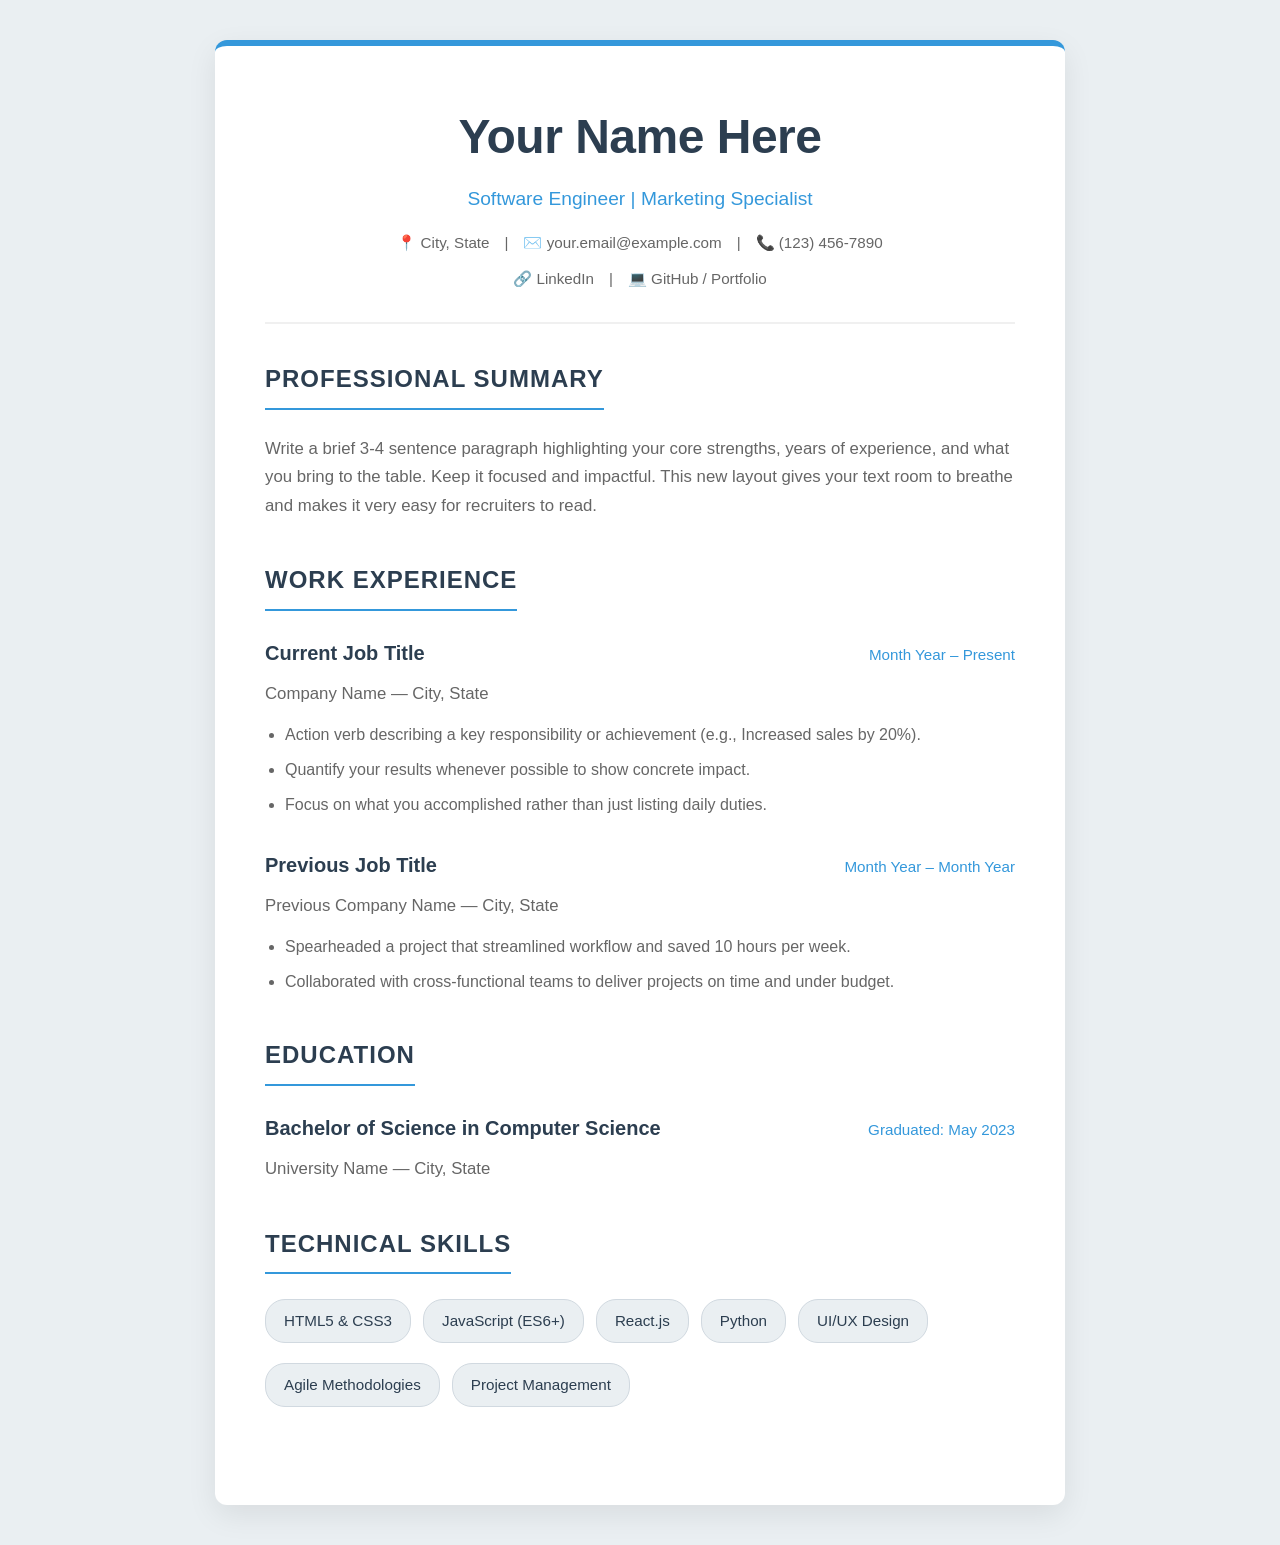
<file: index.html>
<!DOCTYPE html>
<html lang="en">
<head>
    <meta charset="UTF-8">
    <meta name="viewport" content="width=device-width, initial-scale=1.0">
    <title>My Professional Resume</title>
    <link rel="stylesheet" href="style.css">
</head>
<body>

    <div class="container">
        <header>
            <h1>Your Name Here</h1>
            <h2>Software Engineer | Marketing Specialist</h2>
            <div class="contact-info">
                <span>📍 City, State</span>
                <span>|</span>
                <a href="mailto:your.email@example.com">✉️ your.email@example.com</a>
                <span>|</span>
                <span>📞 (123) 456-7890</span>
            </div>
            <div class="contact-info" style="margin-top: 10px;">
                <a href="#" target="_blank">🔗 LinkedIn</a>
                <span>|</span>
                <a href="#" target="_blank">💻 GitHub / Portfolio</a>
            </div>
        </header>

        <section>
            <h2>Professional Summary</h2>
            <p class="summary-text">Write a brief 3-4 sentence paragraph highlighting your core strengths, years of experience, and what you bring to the table. Keep it focused and impactful. This new layout gives your text room to breathe and makes it very easy for recruiters to read.</p>
        </section>

        <section>
            <h2>Work Experience</h2>
            
            <div class="entry">
                <div class="entry-header">
                    <div class="entry-title">Current Job Title</div>
                    <div class="entry-date">Month Year – Present</div>
                </div>
                <div class="entry-subtitle">Company Name — City, State</div>
                <ul>
                    <li>Action verb describing a key responsibility or achievement (e.g., Increased sales by 20%).</li>
                    <li>Quantify your results whenever possible to show concrete impact.</li>
                    <li>Focus on what you accomplished rather than just listing daily duties.</li>
                </ul>
            </div>

            <div class="entry">
                <div class="entry-header">
                    <div class="entry-title">Previous Job Title</div>
                    <div class="entry-date">Month Year – Month Year</div>
                </div>
                <div class="entry-subtitle">Previous Company Name — City, State</div>
                <ul>
                    <li>Spearheaded a project that streamlined workflow and saved 10 hours per week.</li>
                    <li>Collaborated with cross-functional teams to deliver projects on time and under budget.</li>
                </ul>
            </div>
        </section>

        <section>
            <h2>Education</h2>
            
            <div class="entry">
                <div class="entry-header">
                    <div class="entry-title">Bachelor of Science in Computer Science</div>
                    <div class="entry-date">Graduated: May 2023</div>
                </div>
                <div class="entry-subtitle">University Name — City, State</div>
            </div>
        </section>

        <section>
            <h2>Technical Skills</h2>
            <ul class="skills-list">
                <li>HTML5 & CSS3</li>
                <li>JavaScript (ES6+)</li>
                <li>React.js</li>
                <li>Python</li>
                <li>UI/UX Design</li>
                <li>Agile Methodologies</li>
                <li>Project Management</li>
            </ul>
        </section>
    </div>

</body>
</html>
</file>
<file: style.css>
/* Modern Reset & Base Typography */
:root {
    --primary-color: #2c3e50;
    --accent-color: #3498db;
    --text-main: #333333;
    --text-light: #666666;
    --bg-body: #eaeff2;
    --bg-card: #ffffff;
}

* {
    box-sizing: border-box;
    margin: 0;
    padding: 0;
}

body {
    font-family: 'Segoe UI', Roboto, Helvetica, Arial, sans-serif;
    line-height: 1.7;
    color: var(--text-main);
    background-color: var(--bg-body);
    padding: 40px 20px;
}

/* Main Container */
.container {
    background-color: var(--bg-card);
    max-width: 850px;
    margin: 0 auto;
    padding: 50px;
    border-radius: 12px;
    box-shadow: 0 10px 30px rgba(0,0,0,0.08);
    border-top: 6px solid var(--accent-color);
}

/* Header Styling */
header {
    display: flex;
    flex-direction: column;
    align-items: center;
    text-align: center;
    padding-bottom: 30px;
    margin-bottom: 35px;
    border-bottom: 2px solid #f0f0f0;
}

header h1 {
    font-size: 3em;
    color: var(--primary-color);
    letter-spacing: -0.5px;
    margin-bottom: 5px;
}

header h2 {
    font-size: 1.2em;
    font-weight: 500;
    color: var(--accent-color);
    border-bottom: none;
    padding-bottom: 0;
    margin-bottom: 15px;
}

.contact-info {
    display: flex;
    flex-wrap: wrap;
    gap: 15px;
    justify-content: center;
    color: var(--text-light);
    font-size: 0.95em;
}

.contact-info a {
    color: var(--text-light);
    text-decoration: none;
    transition: color 0.2s ease;
}

.contact-info a:hover {
    color: var(--accent-color);
}

/* Section Styling */
section {
    margin-bottom: 40px;
}

section > h2 {
    font-size: 1.5em;
    color: var(--primary-color);
    text-transform: uppercase;
    letter-spacing: 1px;
    border-bottom: 2px solid var(--accent-color);
    padding-bottom: 8px;
    margin-bottom: 25px;
    display: inline-block;
}

.summary-text {
    font-size: 1.05em;
    color: var(--text-light);
}

/* Job & Education Entries */
.entry {
    margin-bottom: 30px;
}

.entry:last-child {
    margin-bottom: 0;
}

.entry-header {
    display: flex;
    justify-content: space-between;
    align-items: baseline;
    margin-bottom: 10px;
}

.entry-title {
    font-size: 1.25em;
    color: var(--primary-color);
    font-weight: 600;
}

.entry-date {
    color: var(--accent-color);
    font-weight: 500;
    font-size: 0.95em;
}

.entry-subtitle {
    font-size: 1.05em;
    color: var(--text-light);
    font-weight: 500;
    margin-bottom: 12px;
}

ul {
    padding-left: 20px;
    color: var(--text-light);
}

ul li {
    margin-bottom: 8px;
}

/* Skills Grid */
.skills-list {
    display: flex;
    flex-wrap: wrap;
    gap: 12px;
    list-style: none;
    padding: 0;
}

.skills-list li {
    background-color: var(--bg-body);
    color: var(--primary-color);
    padding: 8px 18px;
    border-radius: 20px;
    font-size: 0.95em;
    font-weight: 500;
    border: 1px solid #d1d9e0;
    transition: all 0.2s ease;
}

.skills-list li:hover {
    background-color: var(--accent-color);
    color: white;
    border-color: var(--accent-color);
    transform: translateY(-2px);
}

/* Responsive Design for Mobile */
@media (max-width: 600px) {
    body { padding: 15px; }
    .container { padding: 30px 20px; }
    .entry-header {
        flex-direction: column;
    }
    .entry-date {
        margin-top: 5px;
    }
    header h1 { font-size: 2.2em; }
}
</file>
